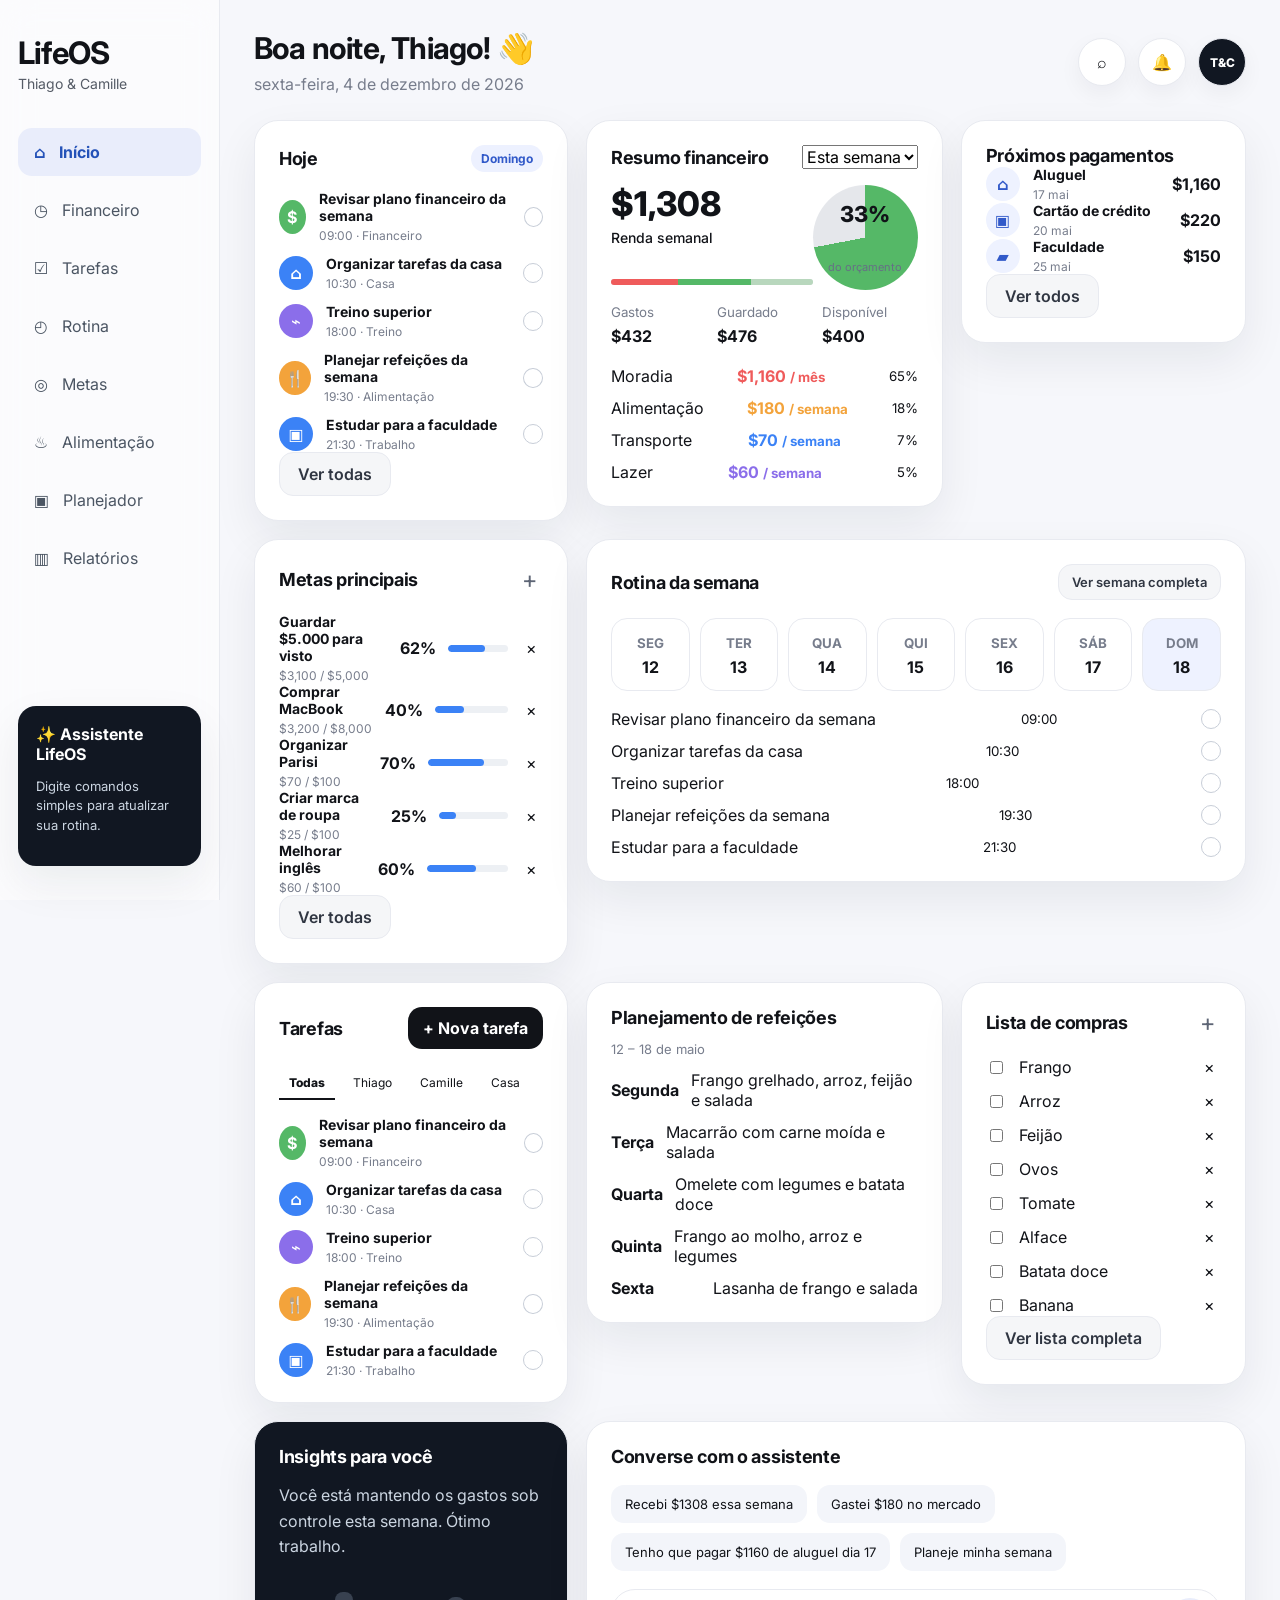
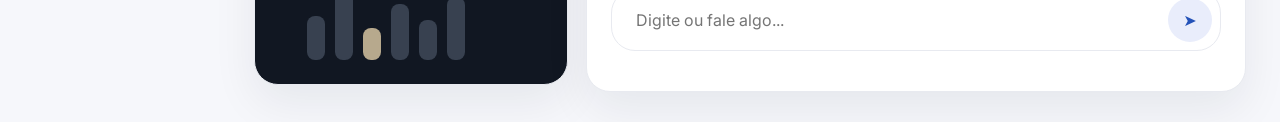
<file: index.html>
<!DOCTYPE html>
<html lang="pt-BR">
<head>
  <meta charset="UTF-8" />
  <meta name="viewport" content="width=device-width, initial-scale=1.0" />
  <title>LifeOS | Thiago & Camille</title>
  <link rel="preconnect" href="https://fonts.googleapis.com">
  <link rel="preconnect" href="https://fonts.gstatic.com" crossorigin>
  <link href="https://fonts.googleapis.com/css2?family=Inter:wght@400;500;600;700;800&display=swap" rel="stylesheet">
  <link rel="stylesheet" href="styles.css" />
</head>
<body>
  <aside class="sidebar">
    <div>
      <div class="brand">
        <h1>LifeOS</h1>
        <p>Thiago & Camille</p>
      </div>
      <nav class="nav">
        <button class="nav-item active" data-page="home">⌂ <span>Início</span></button>
        <button class="nav-item" data-page="finance">◷ <span>Financeiro</span></button>
        <button class="nav-item" data-page="tasks">☑ <span>Tarefas</span></button>
        <button class="nav-item" data-page="routine">◴ <span>Rotina</span></button>
        <button class="nav-item" data-page="goals">◎ <span>Metas</span></button>
        <button class="nav-item" data-page="food">♨ <span>Alimentação</span></button>
        <button class="nav-item" data-page="planner">▣ <span>Planejador</span></button>
        <button class="nav-item" data-page="reports">▥ <span>Relatórios</span></button>
      </nav>
    </div>
    <div class="assistant-card">
      <strong>✨ Assistente LifeOS</strong>
      <p>Digite comandos simples para atualizar sua rotina.</p>
    </div>
  </aside>

  <main class="app">
    <header class="topbar">
      <div>
        <h2 id="greeting">Bom dia, Thiago! 👋</h2>
        <p id="todayDate">Carregando...</p>
      </div>
      <div class="top-actions">
        <button class="icon-btn">⌕</button>
        <button class="icon-btn">🔔</button>
        <div class="avatar">T&C</div>
      </div>
    </header>

    <section id="home" class="page active-page">
      <div class="grid dashboard-grid">
        <article class="card today-card">
          <div class="card-head"><h3>Hoje</h3><span class="pill">Domingo</span></div>
          <div id="todayTasks" class="task-list"></div>
          <button class="soft-btn" data-page-jump="tasks">Ver todas</button>
        </article>

        <article class="card finance-card">
          <div class="card-head"><h3>Resumo financeiro</h3><select id="financePeriod"><option>Esta semana</option></select></div>
          <div class="money-main"><span id="weeklyIncome">$0</span><small>Renda semanal</small></div>
          <div class="donut"><span id="budgetPercent">0%</span><small>do orçamento</small></div>
          <div class="bars"><span id="spentBar"></span><span id="savedBar"></span><span id="freeBar"></span></div>
          <div class="finance-mini">
            <div><small>Gastos</small><strong id="spentAmount">$0</strong></div>
            <div><small>Guardado</small><strong id="savedAmount">$0</strong></div>
            <div><small>Disponível</small><strong id="freeAmount">$0</strong></div>
          </div>
          <div id="categoryRows" class="category-list"></div>
        </article>

        <article class="card payments-card">
          <h3>Próximos pagamentos</h3>
          <div id="paymentsList"></div>
          <button class="soft-btn" data-page-jump="finance">Ver todos</button>
        </article>

        <article class="card goals-card">
          <div class="card-head"><h3>Metas principais</h3><button id="addGoalBtn" class="mini-add">+</button></div>
          <div id="goalsList"></div>
          <button class="soft-btn" data-page-jump="goals">Ver todas</button>
        </article>

        <article class="card routine-card wide">
          <div class="card-head"><h3>Rotina da semana</h3><button class="soft-btn small" data-page-jump="routine">Ver semana completa</button></div>
          <div class="week-strip" id="weekStrip"></div>
          <div id="routineList" class="routine-list"></div>
        </article>

        <article class="card tasks-card">
          <div class="card-head"><h3>Tarefas</h3><button id="addTaskBtn" class="dark-btn">+ Nova tarefa</button></div>
          <div class="tabs"><button class="tab active">Todas</button><button class="tab">Thiago</button><button class="tab">Camille</button><button class="tab">Casa</button></div>
          <div id="allTasks" class="compact-list"></div>
        </article>

        <article class="card meals-card">
          <h3>Planejamento de refeições</h3>
          <p class="muted">12 – 18 de maio</p>
          <div id="mealsList" class="meals-list"></div>
        </article>

        <article class="card shopping-card">
          <div class="card-head"><h3>Lista de compras</h3><button id="addShoppingBtn" class="mini-add">+</button></div>
          <div id="shoppingList" class="shopping-list"></div>
          <button class="soft-btn" data-page-jump="food">Ver lista completa</button>
        </article>

        <article class="card insight-card dark-card">
          <h3>Insights para você</h3>
          <p id="insightText">Você está gastando menos com alimentação esta semana. Ótimo trabalho.</p>
          <div class="mini-chart"><span></span><span></span><span></span><span></span><span></span><span></span><span></span></div>
        </article>

        <article class="card ai-card wide">
          <h3>Converse com o assistente</h3>
          <div class="prompt-chips">
            <button>Recebi $1308 essa semana</button>
            <button>Gastei $180 no mercado</button>
            <button>Tenho que pagar $1160 de aluguel dia 17</button>
            <button>Planeje minha semana</button>
          </div>
          <div class="ai-input">
            <input id="aiCommand" placeholder="Digite ou fale algo..." />
            <button id="runCommand">➤</button>
          </div>
          <p id="aiResponse" class="ai-response"></p>
        </article>
      </div>
    </section>

    <section id="finance" class="page"><div class="page-card"></div></section>
    <section id="tasks" class="page"><div class="page-card"></div></section>
    <section id="routine" class="page"><div class="page-card"></div></section>
    <section id="goals" class="page"><div class="page-card"></div></section>
    <section id="food" class="page"><div class="page-card"></div></section>
    <section id="planner" class="page"><div class="page-card"></div></section>
    <section id="reports" class="page"><div class="page-card"></div></section>
  </main>

  <dialog id="modal">
    <form method="dialog" class="modal-box">
      <h3 id="modalTitle">Adicionar</h3>
      <input id="modalInput" placeholder="Digite aqui" />
      <div class="modal-actions">
        <button value="cancel" class="soft-btn">Cancelar</button>
        <button id="modalSave" value="default" class="dark-btn">Salvar</button>
      </div>
    </form>
  </dialog>

  <script src="script.js"></script>
</body>
</html>
</file>
<file: styles.css>
:root{
  --bg:#f6f7fb; --card:#ffffff; --line:#e8eaf0; --text:#111318; --muted:#777d8c;
  --blue:#3b82f6; --green:#55b867; --red:#ef5b5b; --orange:#f3a33b; --purple:#8b6eea; --dark:#111722;
  --shadow:0 18px 45px rgba(17,24,39,.07);
  --radius:24px;
}
*{box-sizing:border-box} body{margin:0;font-family:Inter,system-ui,-apple-system,sans-serif;background:var(--bg);color:var(--text)}
button,input,select{font:inherit} button{cursor:pointer;border:0;background:none;color:inherit}
.sidebar{position:fixed;inset:0 auto 0 0;width:220px;padding:34px 18px;display:flex;flex-direction:column;justify-content:space-between;background:rgba(255,255,255,.55);backdrop-filter:blur(16px);border-right:1px solid var(--line)}
.brand h1{margin:0;font-size:31px;letter-spacing:-1px}.brand p{margin:4px 0 36px;color:#555b66;font-size:14px}.nav{display:grid;gap:10px}.nav-item{display:flex;gap:14px;align-items:center;padding:14px 16px;border-radius:14px;color:#4b5563;text-align:left}.nav-item.active{background:#e9edfb;color:#2452b8;font-weight:700}.assistant-card{background:var(--dark);color:white;border-radius:18px;padding:18px;box-shadow:var(--shadow)}.assistant-card p{font-size:13px;color:#cbd5e1;line-height:1.5}
.app{margin-left:220px;padding:30px 34px}.topbar{display:flex;align-items:center;justify-content:space-between;margin-bottom:26px}.topbar h2{font-size:30px;margin:0;letter-spacing:-.8px}.topbar p{margin:8px 0 0;color:var(--muted)}.top-actions{display:flex;align-items:center;gap:12px}.icon-btn,.avatar{width:48px;height:48px;border-radius:50%;background:#fff;border:1px solid var(--line);display:grid;place-items:center;box-shadow:0 8px 22px rgba(17,24,39,.05)}.avatar{font-size:12px;font-weight:800;background:#111722;color:#fff}
.page{display:none}.active-page{display:block}.grid{display:grid;gap:18px}.dashboard-grid{grid-template-columns:1.1fr 1.25fr 1fr;align-items:start}.card{background:var(--card);border:1px solid var(--line);border-radius:var(--radius);padding:24px;box-shadow:var(--shadow)}.wide{grid-column:span 2}.card h3{margin:0;font-size:18px;letter-spacing:-.3px}.card-head{display:flex;align-items:center;justify-content:space-between;margin-bottom:18px}.pill{font-size:12px;padding:6px 10px;border-radius:999px;background:#edf1ff;color:#3159c9;font-weight:700}.muted{color:var(--muted);font-size:13px}.soft-btn{background:#f5f6f8;border:1px solid var(--line);padding:11px 18px;border-radius:14px;font-weight:600;color:#303642}.soft-btn.small{padding:9px 13px;font-size:13px}.dark-btn{background:#111318;color:#fff;border-radius:14px;padding:11px 15px;font-weight:700}.mini-add{font-size:24px;color:#5d6575}.task-list,.compact-list,.shopping-list,.routine-list,.meals-list,.category-list{display:grid;gap:12px}.task-row,.payment-row,.goal-row,.category-row,.routine-row,.meal-row,.shop-row{display:flex;align-items:center;justify-content:space-between;gap:12px}.left{display:flex;align-items:center;gap:13px}.circle{width:34px;height:34px;border-radius:50%;display:grid;place-items:center;color:white;font-weight:700}.check{width:20px;height:20px;border:1.5px solid #c8ced8;border-radius:50%}.check.done{background:var(--green);border-color:var(--green)}.item-title{font-weight:700;font-size:14px}.item-sub{font-size:12px;color:var(--muted);margin-top:4px}.money-main{font-size:34px;font-weight:800;line-height:1;margin:10px 0}.money-main small{display:block;font-size:14px;font-weight:500;margin-top:10px}.donut{float:right;margin-top:-70px;width:105px;height:105px;border-radius:50%;background:conic-gradient(var(--green) 0 72%,#e5e7eb 72% 100%);display:grid;place-items:center;text-align:center}.donut span{font-weight:800;font-size:22px}.donut small{font-size:11px;color:#667085}.bars{display:flex;height:6px;border-radius:999px;overflow:hidden;margin:34px 0 16px;background:#e5e7eb}.bars span:nth-child(1){background:var(--red)}.bars span:nth-child(2){background:var(--green)}.bars span:nth-child(3){background:#b8d7bd}.finance-mini{display:grid;grid-template-columns:repeat(3,1fr);gap:10px;margin-bottom:20px}.finance-mini small{color:var(--muted)}.finance-mini strong{display:block;margin-top:5px}.progress{height:7px;background:#edf0f4;border-radius:999px;overflow:hidden;width:100px}.progress span{display:block;height:100%;border-radius:999px;background:var(--blue)}.week-strip{display:grid;grid-template-columns:repeat(7,1fr);gap:10px;margin-bottom:18px}.day{border:1px solid var(--line);border-radius:16px;padding:13px;text-align:center;background:#fff}.day.active{background:#eef2ff}.day small{color:var(--muted);font-weight:700}.day strong{display:block;margin-top:5px}.tabs{display:flex;gap:8px;margin-bottom:16px;overflow:auto}.tab{font-size:12px;padding:8px 10px;border-bottom:2px solid transparent}.tab.active{border-color:#111318;font-weight:800}.dark-card{background:#111722;color:#fff}.dark-card p{color:#cbd5e1;line-height:1.6}.mini-chart{display:flex;align-items:end;gap:10px;height:80px;margin-top:20px}.mini-chart span{display:block;width:18px;border-radius:8px;background:#384150}.mini-chart span:nth-child(2){height:55%}.mini-chart span:nth-child(3){height:85%}.mini-chart span:nth-child(4){height:40%;background:#b7a98d}.mini-chart span:nth-child(5){height:70%}.mini-chart span:nth-child(6){height:50%}.mini-chart span:nth-child(7){height:78%}.prompt-chips{display:flex;gap:10px;flex-wrap:wrap;margin:18px 0}.prompt-chips button{background:#f3f5fa;border-radius:13px;padding:11px 14px;font-size:13px}.ai-input{display:flex;gap:12px;border:1px solid var(--line);border-radius:24px;padding:8px;background:#fff}.ai-input input{border:0;outline:0;flex:1;padding:12px 16px}.ai-input button{background:#e9edfb;color:#2452b8;border-radius:50%;width:44px}.ai-response{font-weight:700;color:#2452b8}.page-card{background:#fff;border:1px solid var(--line);border-radius:var(--radius);padding:28px;box-shadow:var(--shadow);min-height:70vh}.page-card h2{margin-top:0}.form-grid{display:grid;grid-template-columns:repeat(2,minmax(0,1fr));gap:16px;margin:20px 0}.field{display:grid;gap:8px}.field input{padding:14px;border:1px solid var(--line);border-radius:14px}.table{display:grid;gap:10px}.table-row{display:grid;grid-template-columns:1fr auto auto;gap:14px;align-items:center;border:1px solid var(--line);border-radius:16px;padding:14px}.danger{color:var(--red);font-weight:800}dialog{border:0;border-radius:22px;padding:0;box-shadow:var(--shadow)}.modal-box{padding:24px;min-width:320px}.modal-box input{width:100%;padding:14px;border:1px solid var(--line);border-radius:14px;margin:18px 0}.modal-actions{display:flex;justify-content:flex-end;gap:10px}
@media(max-width:1100px){.dashboard-grid{grid-template-columns:1fr 1fr}.payments-card,.goals-card,.shopping-card,.insight-card{grid-column:span 1}.wide{grid-column:span 2}}
@media(max-width:780px){.sidebar{position:static;width:auto;flex-direction:row;padding:18px;overflow:auto}.brand,.assistant-card{display:none}.nav{display:flex}.nav-item span{display:none}.app{margin:0;padding:18px}.topbar h2{font-size:23px}.dashboard-grid{grid-template-columns:1fr}.wide{grid-column:span 1}.donut{float:none;margin:10px auto}.form-grid{grid-template-columns:1fr}.table-row{grid-template-columns:1fr}}
</file>
